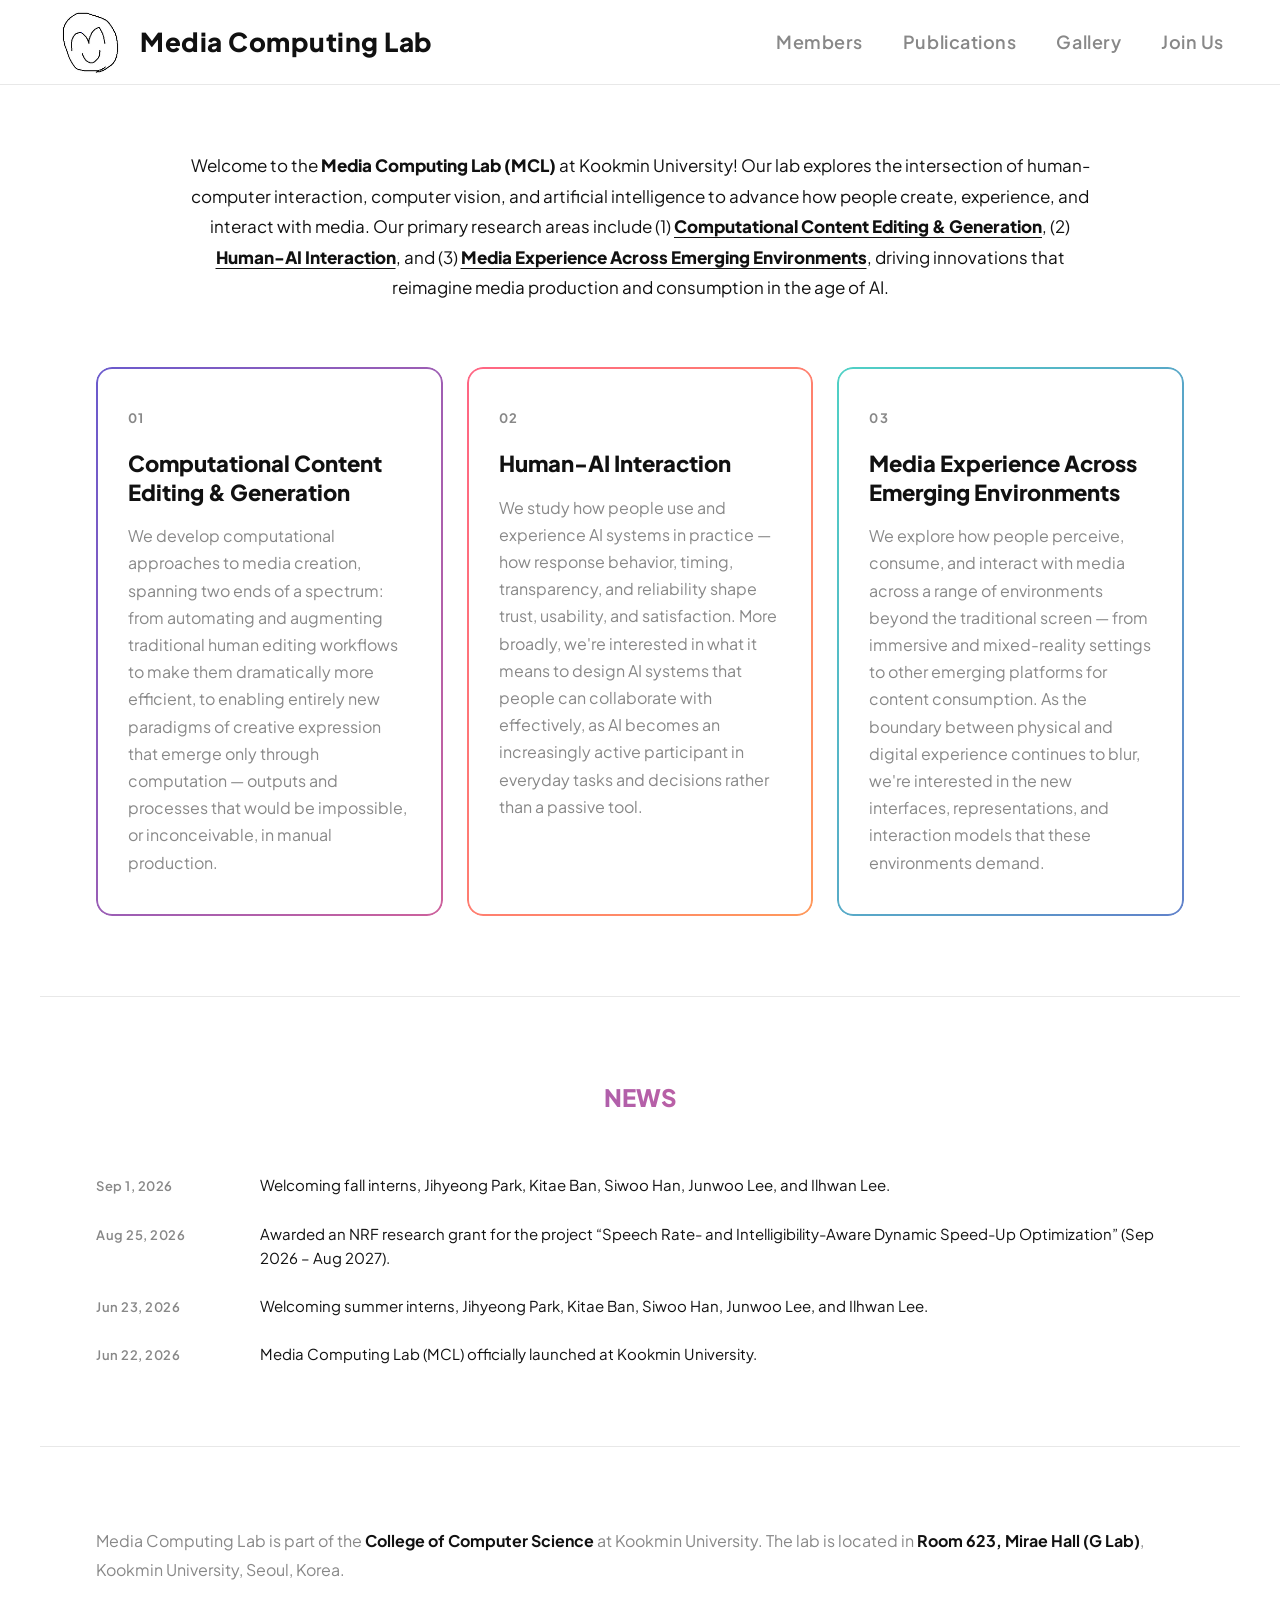
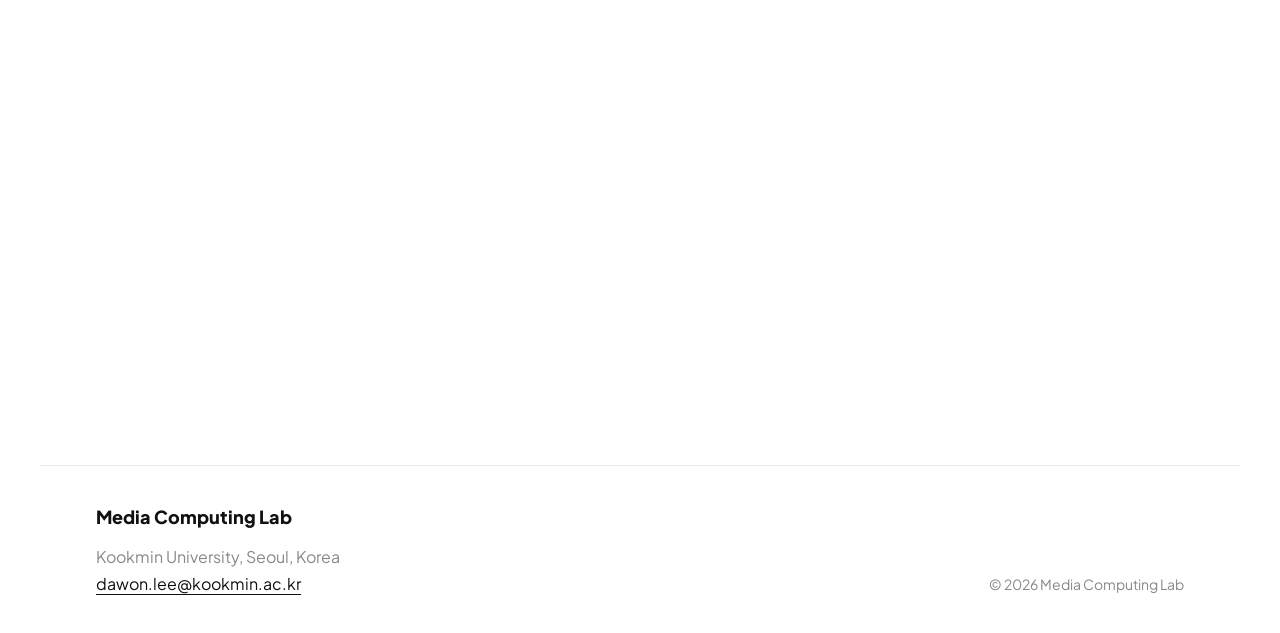
<file: index.html>
<!DOCTYPE html>
<html lang="en">
  <head>
      <meta charset="UTF-8">
      <meta name="viewport" content="width=device-width, initial-scale=1.0">
      <title>Media Computing Lab</title>
        <link rel="preconnect" href="https://fonts.googleapis.com">
        <link rel="preconnect" href="https://fonts.gstatic.com" crossorigin>
        <link href="https://fonts.googleapis.com/css2?family=Plus+Jakarta+Sans:ital,wght@0,300;0,400;0,500;0,700;0,800;1,400&display=swap" rel="stylesheet">
        <link rel="stylesheet" href="styles.css">
      </head>
      <body>

        <nav>
            <a href="index.html" class="nav-logo"><img src="logo.png" alt="Media Computing Lab logo">Media Computing Lab</a>
                <button class="nav-toggle" id="navToggle" aria-label="Toggle menu">
                      <span></span><span></span><span></span>
                        </button>
                        <ul class="nav-links" id="navLinks">
                          <li><a href="members.html">Members</a></li>
                              <li><a href="publications.html">Publications</a></li>
                                  <li><a href="gallery.html">Gallery</a></li>
                                      <li><a href="join.html">Join Us</a></li>
                                        </ul>
                                      </nav>
                                      
                                      <!-- RESEARCH -->
                                      <section id="research">
                                        <p class="welcome-text">Welcome to the <strong>Media Computing Lab (MCL)</strong> at Kookmin University! Our lab explores the intersection of human-computer interaction, computer vision, and artificial intelligence to advance how people create, experience, and interact with media. Our primary research areas include (1) <span class="area-title">Computational Content Editing &amp; Generation</span>, (2) <span class="area-title">Human-AI Interaction</span>, and (3) <span class="area-title">Media Experience Across Emerging Environments</span>, driving innovations that reimagine media production and consumption in the age of AI.</p>
                                          <div class="research-grid">
                                              <div class="research-card">
                                                    <p class="research-num">01</p>
                                                    <h2 class="research-title">Computational Content Editing &amp; Generation</h2>
                                                          <p class="research-desc">We develop computational approaches to media creation, spanning two ends of a spectrum: from automating and augmenting traditional human editing workflows to make them dramatically more efficient, to enabling entirely new paradigms of creative expression that emerge only through computation — outputs and processes that would be impossible, or inconceivable, in manual production.</p>
                                                        </div>
                                                        <div class="research-card">
                                                              <p class="research-num">02</p>
                                                              <h2 class="research-title">Human-AI Interaction</h2>
                                                                    <p class="research-desc">We study how people use and experience AI systems in practice — how response behavior, timing, transparency, and reliability shape trust, usability, and satisfaction. More broadly, we're interested in what it means to design AI systems that people can collaborate with effectively, as AI becomes an increasingly active participant in everyday tasks and decisions rather than a passive tool.</p>
                                                                  </div>
                                                                  <div class="research-card">
                                                                        <p class="research-num">03</p>
                                                                        <h2 class="research-title">Media Experience Across Emerging Environments</h2>
                                                                              <p class="research-desc">We explore how people perceive, consume, and interact with media across a range of environments beyond the traditional screen — from immersive and mixed-reality settings to other emerging platforms for content consumption. As the boundary between physical and digital experience continues to blur, we're interested in the new interfaces, representations, and interaction models that these environments demand.</p>
                                                                            </div>
                                                                          </div>
                                                                        </section>
                                                                        
                                                                        <!-- NEWS -->
                                                                        <section id="news">
                                                                        <p class="news-title gradient-text">NEWS</p>
                                                                        <ul class="news-list">
                                                                          <li class="news-item">
                                                                            <span class="news-date">Sep 1, 2026</span>
                                                                            <span class="news-text">Welcoming fall interns, Jihyeong Park, Kitae Ban, Siwoo Han, Junwoo Lee, and Ilhwan Lee.</span>
                                                                          </li>
                                                                          <li class="news-item">
                                                                            <span class="news-date">Aug 25, 2026</span>
                                                                            <span class="news-text">Awarded an NRF research grant for the project “Speech Rate- and Intelligibility-Aware Dynamic Speed-Up Optimization” (Sep 2026 – Aug 2027).</span>
                                                                          </li>
                                                                          <li class="news-item">
                                                                            <span class="news-date">Jun 23, 2026</span>
                                                                            <span class="news-text">Welcoming summer interns, Jihyeong Park, Kitae Ban, Siwoo Han, Junwoo Lee, and Ilhwan Lee.</span>
                                                                          </li>
                                                                          <li class="news-item">
                                                                            <span class="news-date">Jun 22, 2026</span>
                                                                            <span class="news-text">Media Computing Lab (MCL) officially launched at Kookmin University.</span>
                                                                          </li>
                                                                        </ul>
                                                                      </section>
                                                                                                  
                                                                                                  <!-- LAB INFO / MAP -->
                                                                                                  <section id="lab-info">
                                                                                                    <p class="lab-info-text">Media Computing Lab is part of the <strong>College of Computer Science</strong> at Kookmin University. The lab is located in <strong>Room 623, Mirae Hall (G Lab)</strong>, Kookmin University, Seoul, Korea.</p>
                                                                                                      <iframe class="lab-map" src="https://www.google.com/maps?q=37.6100021,126.9971053&amp;z=17&amp;output=embed" loading="lazy" referrerpolicy="no-referrer-when-downgrade"></iframe>
                                                                                                    </section>
                                                                                                    
                                                                                                    <!-- FOOTER / CONTACT -->
                                                                                                    <footer id="contact">
                                                                                                      <div class="footer-left">
                                                                                                        <h2>Media Computing Lab</h2>
                                                                                                            <p>Kookmin University, Seoul, Korea<br>
                                                                                                                <a href="mailto:dawon.lee@kookmin.ac.kr">dawon.lee@kookmin.ac.kr</a></p>
                                                                                                              </div>
                                                                                                              <div class="footer-right">
                                                                                                                <p>© 2026 Media Computing Lab</p>
                                                                                                                  </div>
                                                                                                                </footer>
                                                                                                                
                                                                                                                <script src="scripts.js"></script>
  </body>
  </html>
  </p></p></h2></strong></strong></li></li></span></span>
        </nav>
      </body></title>
  </head>
</file>
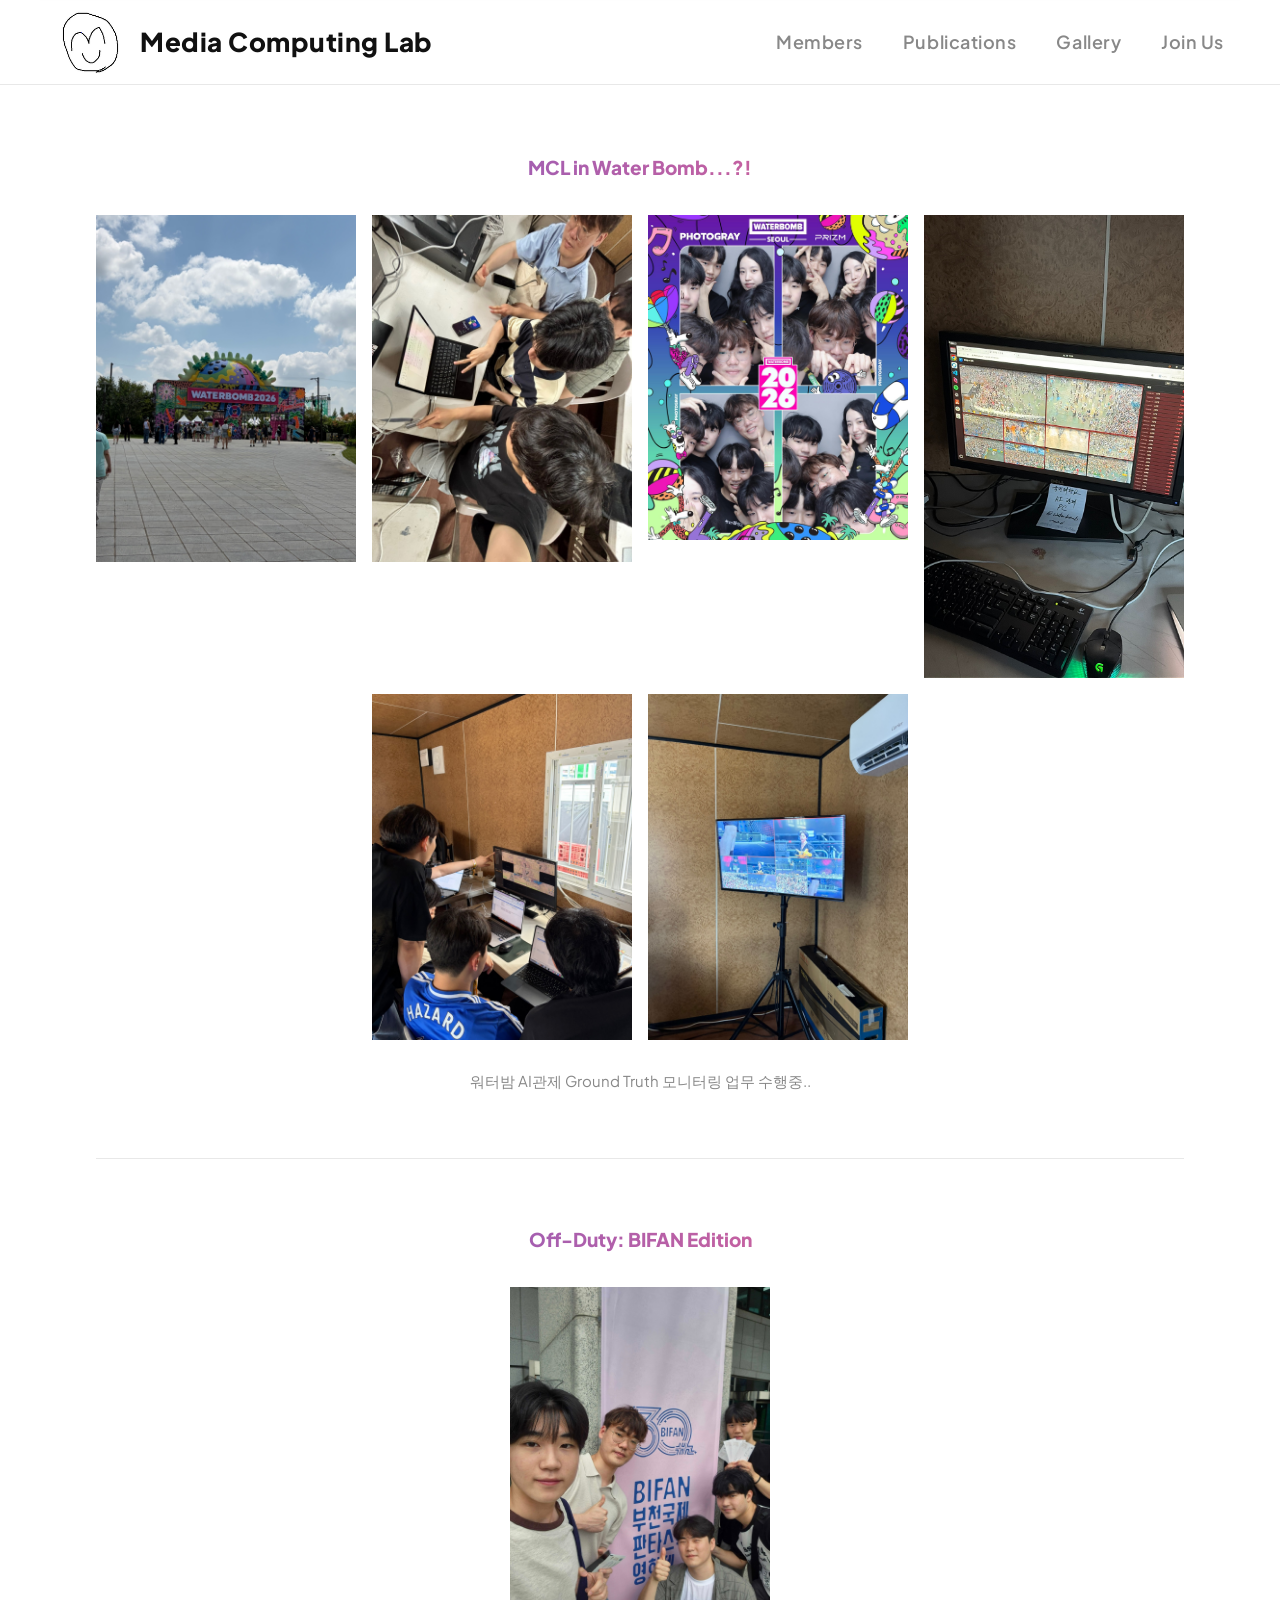
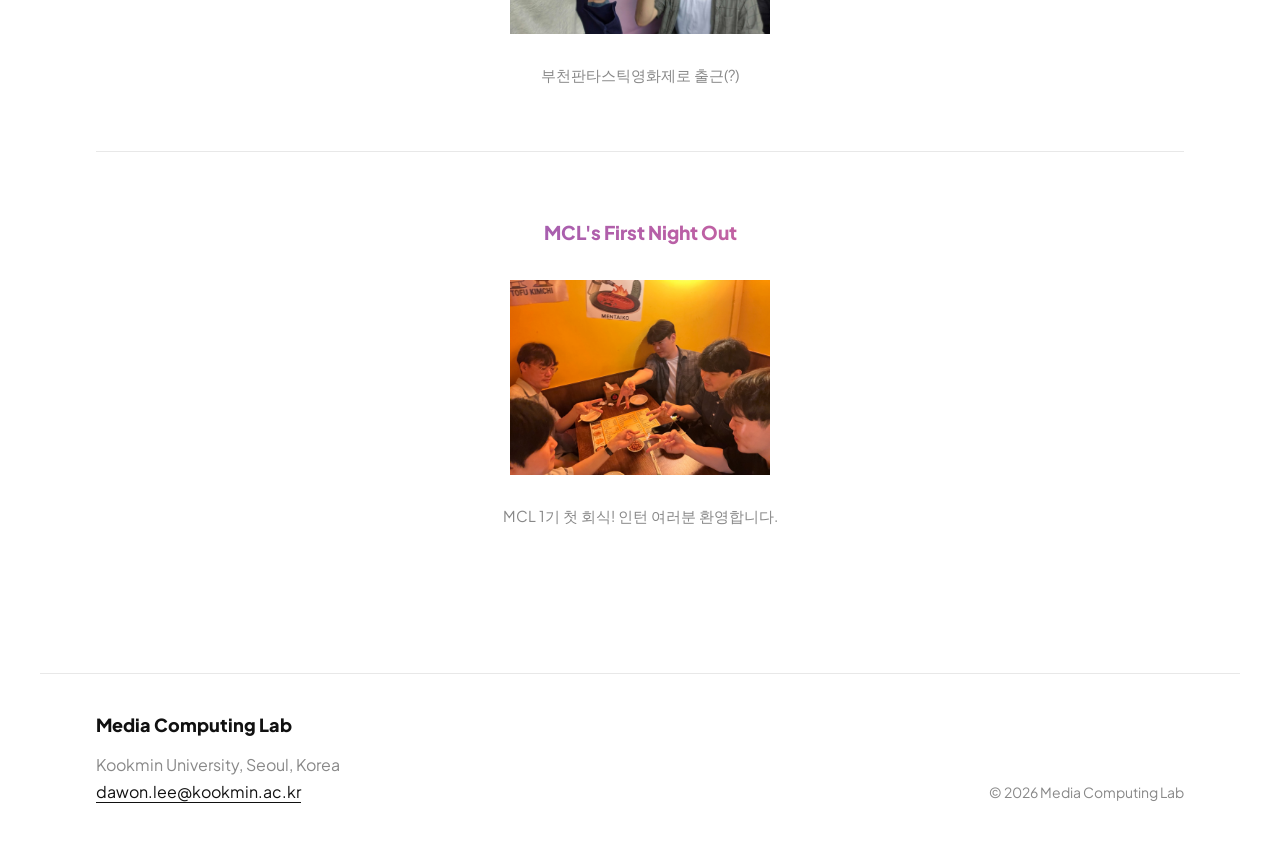
<file: gallery.html>
<!DOCTYPE html>
<html lang="en">
  <head>
      <meta charset="UTF-8">
      <meta name="viewport" content="width=device-width, initial-scale=1.0">
      <title>Gallery · Media Computing Lab</title>
        <link rel="preconnect" href="https://fonts.googleapis.com">
        <link rel="preconnect" href="https://fonts.gstatic.com" crossorigin>
        <link href="https://fonts.googleapis.com/css2?family=Plus+Jakarta+Sans:ital,wght@0,300;0,400;0,500;0,700;0,800;1,400&display=swap" rel="stylesheet">
        <link rel="stylesheet" href="styles.css">
      </head>
      <body>

        <nav>
            <a href="index.html" class="nav-logo"><img src="logo.png" alt="Media Computing Lab logo">Media Computing Lab</a>
                <button class="nav-toggle" id="navToggle" aria-label="Toggle menu">
                      <span></span><span></span><span></span>
                        </button>
                        <ul class="nav-links" id="navLinks">
                          <li><a href="members.html">Members</a></li>
                              <li><a href="publications.html">Publications</a></li>
                                  <li><a href="gallery.html">Gallery</a></li>
                                      <li><a href="join.html">Join Us</a></li>
                                        </ul>
                                      </nav>
                                      
                                      <!-- GALLERY -->
                                      <section id="gallery">
                                      
                                        <div class="gallery-event">
                                            <h2 class="gallery-event-title gradient-text">MCL in Water Bomb...?!</h2>
                                                <div class="gallery-event-photos">
                                                      <div class="gallery-event-photo"><img src="gallery/KakaoTalk_20260807_195932391_05.jpg" alt="Water Bomb"></div>
                                                            <div class="gallery-event-photo"><img src="gallery/KakaoTalk_20260807_195932391_06.jpg" alt="Water Bomb"></div>
                                                                  <div class="gallery-event-photo"><img src="gallery/KakaoTalk_20260807_195932391_02.jpg" alt="Water Bomb"></div>
                                                                        <div class="gallery-event-photo"><img src="gallery/KakaoTalk_20260807_195932391_01.jpg" alt="Water Bomb"></div>
                                                                              <div class="gallery-event-photo"><img src="gallery/KakaoTalk_20260807_195932391_03.jpg" alt="Water Bomb"></div>
                                                                                    <div class="gallery-event-photo"><img src="gallery/KakaoTalk_20260807_195932391_04.jpg" alt="Water Bomb"></div>
                                                                                        </div>
                                                                                        <p class="gallery-event-desc">워터밤 AI관제 Ground Truth 모니터링 업무 수행중..</p>
                                                                                      </div>
                                                                                    
                                                                                      <hr>
                                                                                    
                                                                                      <div class="gallery-event">
                                                                                          <h2 class="gallery-event-title gradient-text">Off-Duty: BIFAN Edition</h2>
                                                                                              <div class="gallery-event-photos">
                                                                                                    <div class="gallery-event-photo"><img src="gallery/KakaoTalk_20260807_195932391_07.jpg" alt="BIFAN"></div>
                                                                                                        </div>
                                                                                                        <p class="gallery-event-desc">부천판타스틱영화제로 출근(?)</p>
                                                                                                      </div>
                                                                                                    
                                                                                                      <hr>
                                                                                                    
                                                                                                      <div class="gallery-event">
                                                                                                          <h2 class="gallery-event-title gradient-text">MCL's First Night Out</h2>
                                                                                                              <div class="gallery-event-photos">
                                                                                                                    <div class="gallery-event-photo"><img src="gallery/KakaoTalk_20260807_195932391_08.jpg" alt="First dinner"></div>
                                                                                                                        </div>
                                                                                                                        <p class="gallery-event-desc">MCL 1기 첫 회식! 인턴 여러분 환영합니다.</p>
                                                                                                                      </div>
                                                                                                                    
                                                                                                                    </section>
                                                                                                                    
                                                                                                                    <!-- FOOTER / CONTACT -->
                                                                                                                    <footer id="contact">
                                                                                                                      <div class="footer-left">
                                                                                                                          <h2>Media Computing Lab</h2>
                                                                                                                              <p>Kookmin University, Seoul, Korea<br>
                                                                                                                                  <a href="mailto:dawon.lee@kookmin.ac.kr">dawon.lee@kookmin.ac.kr</a></p>
                                                                                                                                </div>
                                                                                                                                <div class="footer-right">
                                                                                                                                  <p>© 2026 Media Computing Lab</p>
                                                                                                                                    </div>
                                                                                                                                  </footer>
                                                                                                                                  
                                                                                                                                  <script src="scripts.js"></script>
  </body>
  </html>
  </p></p></h2></li></li></span></span>
        </nav>
      </body></title>
  </head>
</file>
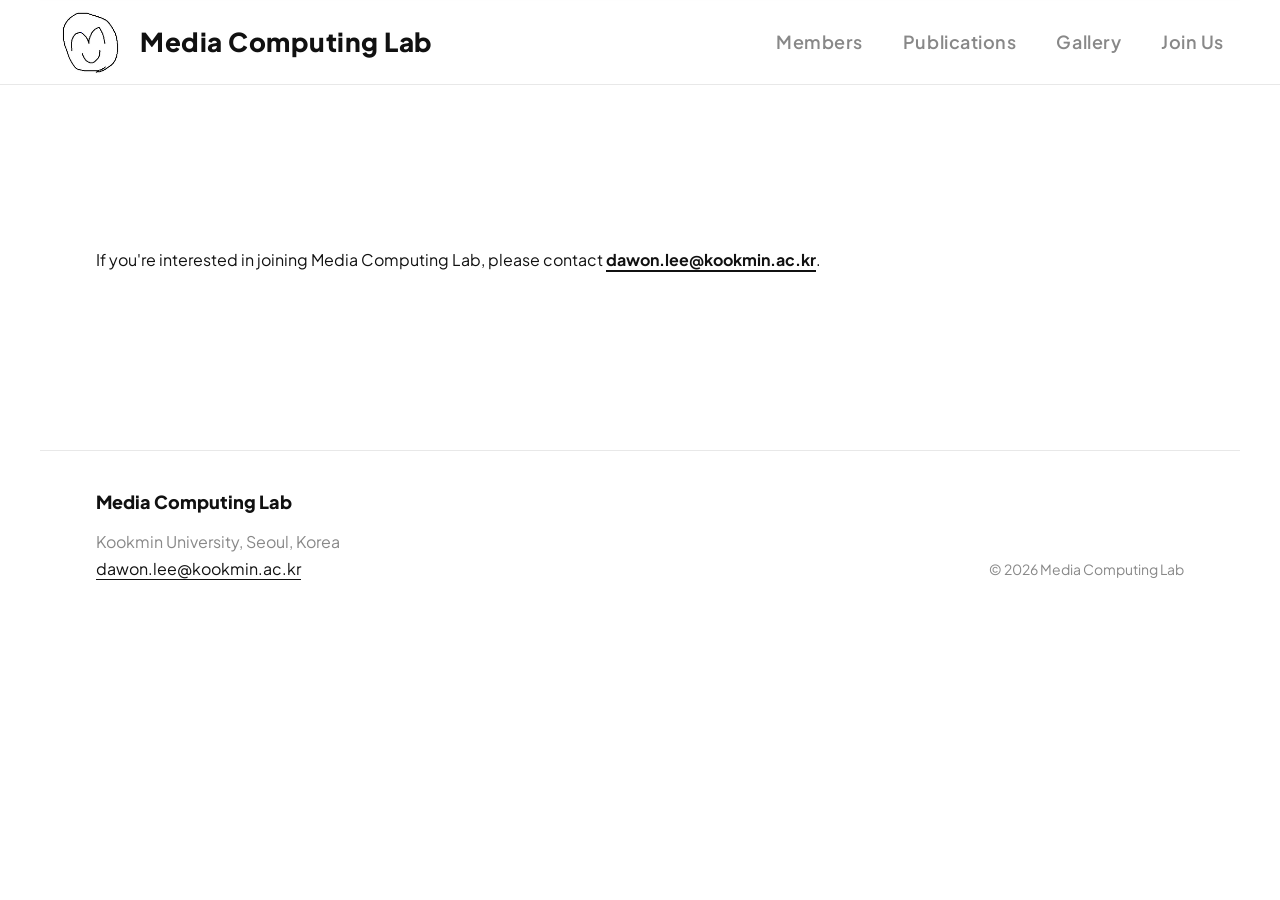
<file: join.html>
<!DOCTYPE html>
<html lang="en">
  <head>
      <meta charset="UTF-8">
      <meta name="viewport" content="width=device-width, initial-scale=1.0">
      <title>Join Us · Media Computing Lab</title>
        <link rel="preconnect" href="https://fonts.googleapis.com">
        <link rel="preconnect" href="https://fonts.gstatic.com" crossorigin>
        <link href="https://fonts.googleapis.com/css2?family=Plus+Jakarta+Sans:ital,wght@0,300;0,400;0,500;0,700;0,800;1,400&display=swap" rel="stylesheet">
        <link rel="stylesheet" href="styles.css">
      </head>
      <body>

        <nav>
            <a href="index.html" class="nav-logo"><img src="logo.png" alt="Media Computing Lab logo">Media Computing Lab</a>
                <button class="nav-toggle" id="navToggle" aria-label="Toggle menu">
                      <span></span><span></span><span></span>
                        </button>
                        <ul class="nav-links" id="navLinks">
                          <li><a href="members.html">Members</a></li>
                              <li><a href="publications.html">Publications</a></li>
                                  <li><a href="gallery.html">Gallery</a></li>
                                      <li><a href="join.html">Join Us</a></li>
                                        </ul>
                                      </nav>
                                      
                                      <!-- RECRUITING -->
                                      <section id="recruiting">
                                        <p class="recruit-text">If you're interested in joining Media Computing Lab, please contact <a href="mailto:dawon.lee@kookmin.ac.kr">dawon.lee@kookmin.ac.kr</a>.</p>
                                        </section>
                                        
                                        <!-- FOOTER / CONTACT -->
                                        <footer id="contact">
                                          <div class="footer-left">
                                              <h2>Media Computing Lab</h2>
                                                  <p>Kookmin University, Seoul, Korea<br>
                                                      <a href="mailto:dawon.lee@kookmin.ac.kr">dawon.lee@kookmin.ac.kr</a></p>
                                                    </div>
                                                    <div class="footer-right">
                                                      <p>© 2026 Media Computing Lab</p>
                                                        </div>
                                                      </footer>
                                                      
                                                      <script src="scripts.js"></script>
  </body>
  </html>
  </p></p></h2></li></li></span></span>
        </nav>
      </body></title>
  </head>
</file>
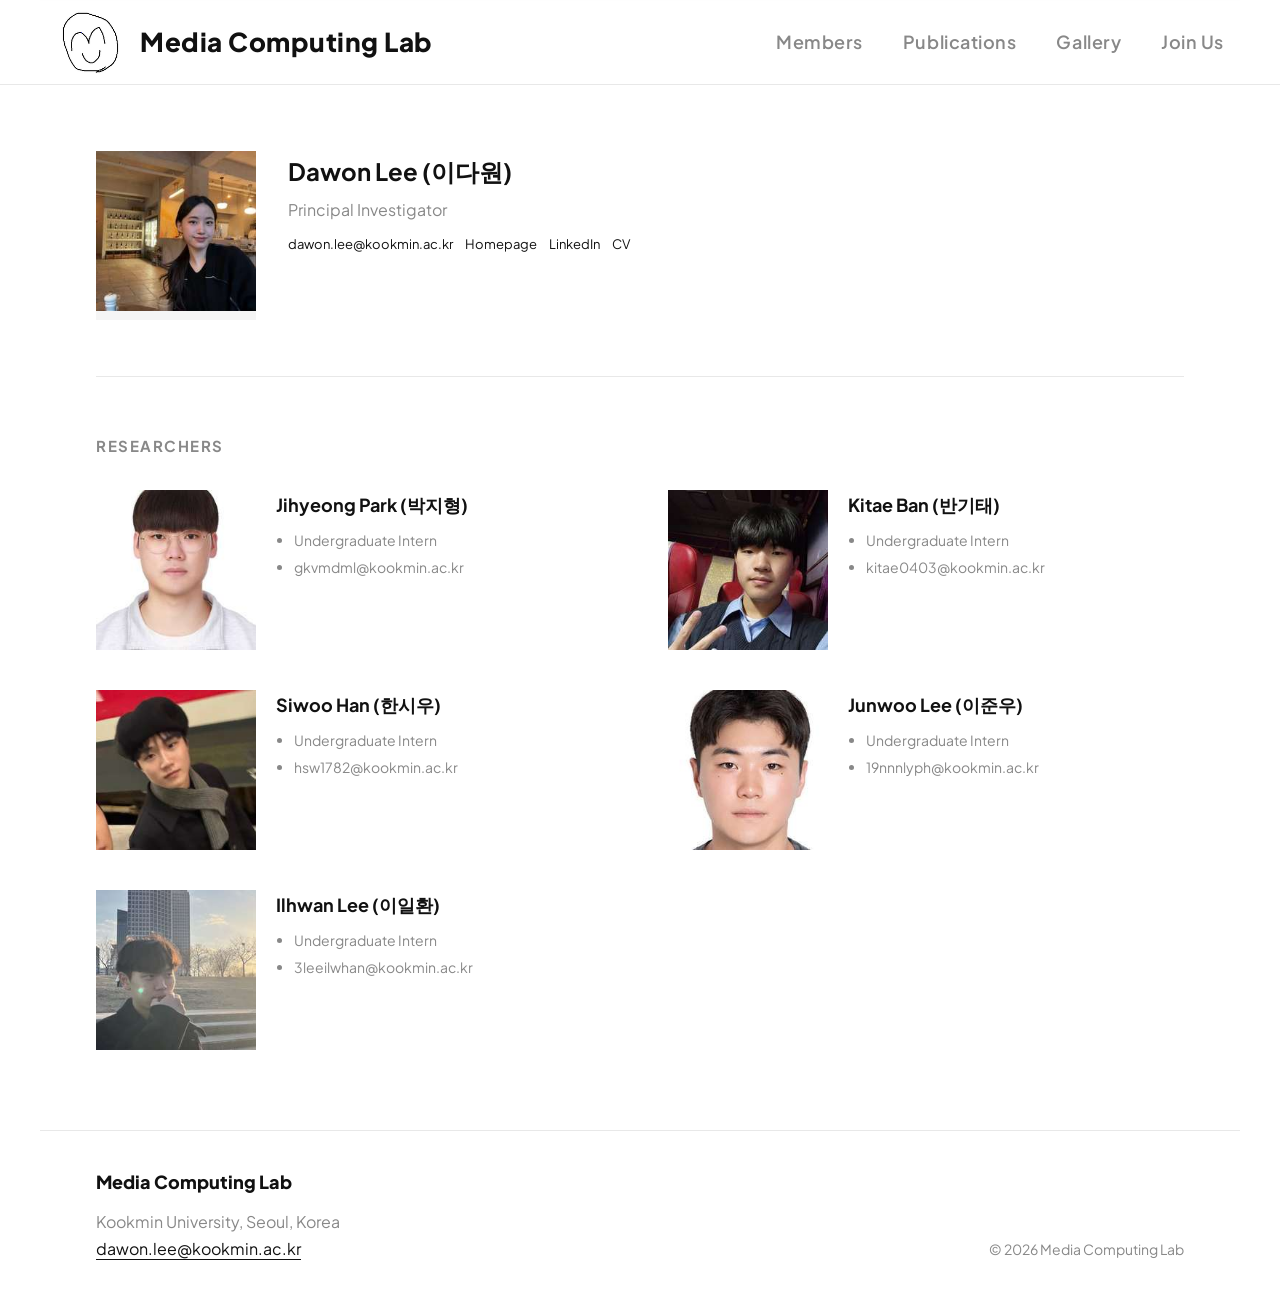
<file: members.html>
<!DOCTYPE html>
<html lang="en">
  <head>
      <meta charset="UTF-8">
      <meta name="viewport" content="width=device-width, initial-scale=1.0">
      <title>Members · Media Computing Lab</title>
        <link rel="preconnect" href="https://fonts.googleapis.com">
        <link rel="preconnect" href="https://fonts.gstatic.com" crossorigin>
        <link href="https://fonts.googleapis.com/css2?family=Plus+Jakarta+Sans:ital,wght@0,300;0,400;0,500;0,700;0,800;1,400&display=swap" rel="stylesheet">
        <link rel="stylesheet" href="styles.css">
      </head>
      <body>

        <nav>
            <a href="index.html" class="nav-logo"><img src="logo.png" alt="Media Computing Lab logo">Media Computing Lab</a>
                <button class="nav-toggle" id="navToggle" aria-label="Toggle menu">
                      <span></span><span></span><span></span>
                        </button>
                        <ul class="nav-links" id="navLinks">
                          <li><a href="members.html">Members</a></li>
                              <li><a href="publications.html">Publications</a></li>
                                  <li><a href="gallery.html">Gallery</a></li>
                                      <li><a href="join.html">Join Us</a></li>
                                        </ul>
                                      </nav>
                                      
                                      <!-- MEMBERS -->
                                      <section id="members">
                                        <div class="pi-card">
                                            <div class="member-photo"><img src="dawon.jpg" alt="Dawon Lee"></div>
                                                <div class="pi-info">
                                                      <p class="member-name">Dawon Lee (이다원)</p>
                                                      <p class="member-role">Principal Investigator</p>
                                                      <div class="member-links">
                                                              <a href="mailto:dawon.lee@kookmin.ac.kr">dawon.lee@kookmin.ac.kr</a>
                                                                      <a href="https://w-dlee.github.io/" target="_blank">Homepage</a>
                                                                              <a href="https://www.linkedin.com/in/w-dlee" target="_blank">LinkedIn</a>
                                                                                      <a href="https://w-dlee.github.io/cv.pdf" target="_blank">CV</a>
                                                                                            </div>
                                                                                          </div>
                                                                                        </div>
                                                                                      
                                                                                        <hr class="members-hr">
                                                                                      
                                                                                        <p class="members-section-title">Researchers</p>
                                                                                        <div class="researchers-grid">
                                                                                            <div class="researcher-card">
                                                                                                  <div class="member-photo"><img src="jihyeong.jpg" alt="Jihyeong Park"></div>
                                                                                                        <div>
                                                                                                                  <p class="member-name">Jihyeong Park (박지형)</p>
                                                                                                                            <ul class="researcher-bullets">
                                                                                                                                        <li>Undergraduate Intern</li>
                                                                                                            <li>gkvmdml@kookmin.ac.kr</li>
                                                                                                                                                              </ul>
                                                                                                                                                            </div>
                                                                                                                                                          </div>
                                                                                                                                                          <div class="researcher-card">
                                                                                                                                                                  <div class="member-photo"><img src="kitae.jpg" alt="Kitae Ban"></div>
                                                                                                                                                                          <div>
                                                                                                                                                                                    <p class="member-name">Kitae Ban (반기태)</p>
                                                                                                                                                                                              <ul class="researcher-bullets">
                                                                                                                                                                                                          <li>Undergraduate Intern</li>
                                                                                                                                                                                                                    <li>kitae0403@kookmin.ac.kr</li>
                                                                                                                                                                                                                            </ul>
                                                                                                                                                                                                                          </div>
                                                                                                                                                                                                                        </div>
                                                                                                                                                                                                                        <div class="researcher-card">
                                                                                                                                                                                                                          <div class="member-photo"><img src="siwoo.jpg" alt="Siwoo Han"></div>
                                                                                                                                                                                                                                <div>
                                                                                                                                                                                                                                        <p class="member-name">Siwoo Han (한시우)</p>
                                                                                                                                                                                                                                        <ul class="researcher-bullets">
                                                                                                                                                                                                                                                  <li>Undergraduate Intern</li>
                                                                                                                                                                                                                                                            <li>hsw1782@kookmin.ac.kr</li>
                                                                                                                                                                                                                                                                    </ul>
                                                                                                                                                                                                                                                                  </div>
                                                                                                                                                                                                                                                                </div>
                                                                                                                                                                                                                                                                <div class="researcher-card">
                                                                                                                                                                                                                                                                  <div class="member-photo"><img src="junwoo.jpg" alt="Junwoo Lee"></div>
                                                                                                                                                                                                                                                                        <div>
                                                                                                                                                                                                                                                                                <p class="member-name">Junwoo Lee (이준우)</p>
                                                                                                                                                                                                                                                                                <ul class="researcher-bullets">
                                                                                                                                                                                                                                                                                          <li>Undergraduate Intern</li>
                                                                                                                                                                                                                                                                                                    <li>19nnnlyph@kookmin.ac.kr</li>
                                                                                                                                                                                                                                                                                                            </ul>
                                                                                                                                                                                                                                                                                                          </div>
                                                                                                                                                                                                                                                                                                        </div>
                                                                                                                                                                                                                                                                                                        <div class="researcher-card">
                                                                                                                                                                                                                                                                                                          <div class="member-photo"><img src="ilhwan.jpg" alt="Ilhwan Lee"></div>
                                                                                                                                                                                                                                                                                                                <div>
                                                                                                                                                                                                                                                                                                                        <p class="member-name">Ilhwan Lee (이일환)</p>
                                                                                                                                                                                                                                                                                                                        <ul class="researcher-bullets">
                                                                                                                                                                                                                                                                                                                                  <li>Undergraduate Intern</li>
                                                                                                                                                                                                                                                                                                                                            <li>3leeilwhan@kookmin.ac.kr</li>
                                                                                                                                                                                                                                                                                                                                                    </ul>
                                                                                                                                                                                                                                                                                                                                                  </div>
                                                                                                                                                                                                                                                                                                                                                </div>
                                                                                                                                                                                                                                                                                                                                              </div>
                                                                                                                                                                                                                                                                                                                                            </section>
                                                                                                                                                                                                                                                                                                                                            
                                                                                                                                                                                                                                                                                                                                            <!-- FOOTER / CONTACT -->
                                                                                                                                                                                                                                                                                                                                            <footer id="contact">
                                                                                                                                                                                                                                                                                                                                              <div class="footer-left">
                                                                                                                                                                                                                                                                                                                                                  <h2>Media Computing Lab</h2>
                                                                                                                                                                                                                                                                                                                                                      <p>Kookmin University, Seoul, Korea<br>
                                                                                                                                                                                                                                                                                                                                                          <a href="mailto:dawon.lee@kookmin.ac.kr">dawon.lee@kookmin.ac.kr</a></p>
                                                                                                                                                                                                                                                                                                                                                        </div>
                                                                                                                                                                                                                                                                                                                                                        <div class="footer-right">
                                                                                                                                                                                                                                                                                                                                                          <p>© 2026 Media Computing Lab</p>
                                                                                                                                                                                                                                                                                                                                                            </div>
                                                                                                                                                                                                                                                                                                                                                          </footer>
                                                                                                                                                                                                                                                                                                                                                          
                                                                                                                                                                                                                                                                                                                                                          <script src="scripts.js"></script>
  </body>
  </html>
  </p></p></h2></li></li>
                                                                                                                                                                          </div>
                                                                                                        </div></li></li></span></span>
        </nav>
      </body></title>
  </head>
</file>
<file: styles.css>
*, *::before, *::after { box-sizing: border-box; margin: 0; padding: 0; }

:root {
      --black: #111;
      --gray: #888;
      --light-gray: #f5f5f5;
      --border: #e8e8e8;
      --white: #fff;
      --grad: linear-gradient(90deg, #6a5acd, #ff6584);
}

html { scroll-behavior: smooth; }

body {
      font-family: 'Plus Jakarta Sans', sans-serif;
      color: var(--black);
  background: var(--white);
      font-size: 18px;
      line-height: 1.7;
}

hr {
      border: none;
      border-top: 1px solid var(--border);
      margin: 0;
}

.gradient-text {
      background: var(--grad);
      -webkit-background-clip: text;
      background-clip: text;
      color: transparent;
}

/* NAV */
nav {
      position: fixed;
      top: 0; left: 0; right: 0;
      z-index: 100;
      background: rgba(255,255,255,0.92);
      backdrop-filter: blur(8px);
      border-bottom: 1px solid var(--border);
      padding: 8px 56px;
      display: flex;
      align-items: center;
      justify-content: space-between;
}

.nav-logo {
      display: flex;
      align-items: center;
      gap: 16px;
      font-weight: 800;
      font-size: 26px;
      letter-spacing: 0.02em;
      text-decoration: none;
      color: var(--black);
}

.nav-logo img {
      height: 68px;
      width: 68px;
      object-fit: contain;
      display: block;
}

.nav-links {
      display: flex;
      gap: 40px;
      list-style: none;
}

.nav-links a {
      text-decoration: none;
      color: var(--gray);
      font-size: 18px;
      font-weight: 600;
      letter-spacing: 0.03em;
      transition: color 0.2s;
}

.nav-links a:hover { color: var(--black); }

.nav-toggle {
      display: none;
      flex-direction: column;
      justify-content: center;
      gap: 6px;
      width: 36px;
      height: 36px;
      background: none;
      border: none;
      cursor: pointer;
      padding: 0;
}

.nav-toggle span {
      display: block;
      width: 100%;
      height: 3px;
      background: var(--black);
      border-radius: 2px;
      transition: transform 0.25s, opacity 0.25s;
}

.nav-toggle.active span:nth-child(1) { transform: translateY(9px) rotate(45deg); }
.nav-toggle.active span:nth-child(2) { opacity: 0; }
.nav-toggle.active span:nth-child(3) { transform: translateY(-9px) rotate(-45deg); }

/* SECTIONS */
section {
      padding: 80px 56px;
      max-width: 1200px;
      margin: 0 auto;
}

section:first-of-type { padding-top: 150px; }

.section-label {
      font-size: 13px;
      font-weight: 700;
      letter-spacing: 0.14em;
      color: var(--gray);
      text-transform: uppercase;
      margin-bottom: 48px;
}

/* RESEARCH / WELCOME */
.welcome-text {
      font-size: 17px;
      color: var(--black);
      line-height: 1.8;
      max-width: 920px;
      margin: 0 auto 64px;
      text-align: center;
}

.welcome-text strong { font-weight: 800; }
.welcome-text .area-title { font-weight: 800; text-decoration: underline; text-underline-offset: 4px; }

.research-grid {
      display: grid;
      grid-template-columns: repeat(3, 1fr);
      gap: 24px;
}

.research-card {
      position: relative;
  background: var(--white);
      border-radius: 16px;
      padding: 40px 32px;
      z-index: 1;
}

.research-card::before {
      content: "";
      position: absolute;
      inset: 0;
      border-radius: inherit;
      padding: 2px;
      background-size: 300% 300%;
      animation: gradientMove 3.5s ease infinite;
      -webkit-mask: linear-gradient(#fff 0 0) content-box, linear-gradient(#fff 0 0);
      -webkit-mask-composite: xor;
      mask-composite: exclude;
      z-index: -1;
}

.research-card:nth-child(1)::before {
      background-image: linear-gradient(120deg, #6a5acd, #ff6584, #6a5acd);
      animation-delay: 0s;
}

.research-card:nth-child(2)::before {
      background-image: linear-gradient(120deg, #ff6584, #ffb347, #ff6584);
      animation-delay: -1.2s;
      animation-direction: reverse;
}

.research-card:nth-child(3)::before {
      background-image: linear-gradient(120deg, #4fd1c5, #6a5acd, #4fd1c5);
      animation-delay: -2.4s;
}

@keyframes gradientMove {
      0% { background-position: 0% 50%; }
      50% { background-position: 100% 50%; }
      100% { background-position: 0% 50%; }
}

.research-num {
      font-size: 13px;
      font-weight: 700;
      color: var(--gray);
      letter-spacing: 0.1em;
      margin-bottom: 20px;
}

.research-title {
      font-size: 22px;
      font-weight: 800;
      line-height: 1.3;
      margin-bottom: 16px;
}

.research-desc {
      font-size: 16px;
      color: var(--gray);
      line-height: 1.7;
}

/* NEWS */
#news { border-top: 1px solid var(--border); }

.news-title {
      text-align: center;
          font-size: 24px;
      font-weight: 800;
      margin-bottom: 56px;
}

.news-list {
      list-style: none;
      display: flex;
      flex-direction: column;
      gap: 24px;
      width: 100%;
}

.news-item {
      display: grid;
      grid-template-columns: 140px 1fr;
      gap: 24px;
      align-items: baseline;
}

.news-date {
      font-size: 13px;
      font-weight: 600;
      letter-spacing: 0.04em;
      color: var(--gray);
      white-space: nowrap;
}

.news-text {
      font-size: 15px;
      font-weight: 400;
      color: var(--black);
      line-height: 1.6;
}

/* PUBLICATIONS */
#publications { border-top: 1px solid var(--border); }

.pub-list { display: flex; flex-direction: column; gap: 0; }

.pub-item {
      display: grid;
          grid-template-columns: 380px 1fr;
      gap: 48px;
      padding: 48px 0;
      border-bottom: 1px solid var(--border);
      align-items: start;
}

.pub-img {
          width: 380px;
      height: 190px;
      object-fit: cover;
      background: var(--light-gray);
      display: block;
}

.pub-img-placeholder {
          width: 380px;
      height: 190px;
      background: var(--light-gray);
}

.pub-title {
      font-size: 21px;
      font-weight: 700;
      line-height: 1.4;
      margin-bottom: 12px;
}

.pub-title a {
      text-decoration: none;
      color: var(--black);
}

.pub-title a:hover { text-decoration: underline; }

.pub-authors {
      font-size: 16px;
      color: var(--gray);
      margin-bottom: 16px;
}

.pub-authors strong { color: var(--black); font-weight: 600; }

.pub-venue {
      font-size: 15px;
      font-weight: 800;
      letter-spacing: 0.06em;
      text-transform: uppercase;
      margin-bottom: 12px;
}

.pub-links { display: flex; gap: 12px; }

.pub-link {
      font-size: 14px;
      font-weight: 600;
      letter-spacing: 0.04em;
      color: var(--black);
      text-decoration: none;
      border-bottom: 1px solid var(--black);
      padding-bottom: 1px;
}

.pub-link:hover { opacity: 0.5; }

/* MEMBERS */
#members { border-top: 1px solid var(--border); }

.members-section-title {
      font-size: 15px;
      font-weight: 700;
      letter-spacing: 0.1em;
      text-transform: uppercase;
      color: var(--gray);
      margin-bottom: 32px;
}

.pi-card {
      display: flex;
      gap: 32px;
      align-items: flex-start;
      margin-bottom: 56px;
}

.member-photo {
      width: 160px;
      aspect-ratio: 1;
      background: var(--light-gray);
      flex-shrink: 0;
}

.member-photo img {
      width: 100%;
      height: 100%;
      object-fit: cover;
}

.pi-info .member-name { font-size: 24px; }
.pi-info .member-role { font-size: 16px; margin-bottom: 10px; }

.member-name {
      font-size: 18px;
      font-weight: 700;
      margin-bottom: 4px;
}

.member-role {
      font-size: 14px;
      color: var(--gray);
      margin-bottom: 8px;
}

.member-links {
      display: flex;
      flex-wrap: wrap;
      gap: 12px;
      font-size: 13px;
}

.member-links a {
      color: var(--black);
      text-decoration: none;
}

.member-links a:hover { opacity: 0.5; }

.members-hr { margin: 56px 0; }

.researchers-grid {
      display: grid;
      grid-template-columns: repeat(2, 1fr);
      gap: 40px 56px;
}

.researcher-card {
      display: flex;
      gap: 20px;
      align-items: flex-start;
}

.researcher-card .member-photo {
      width: 160px;
      height: 160px;
}

.researcher-bullets {
      padding-left: 18px;
      font-size: 14px;
      color: var(--gray);
      line-height: 1.7;
      margin-top: 8px;
}

.researcher-bullets li { margin-bottom: 4px; }

/* RECRUITING */
#recruiting { border-top: 1px solid var(--border); min-height: 50vh; display: flex; align-items: center; }

.recruit-text {
      font-size: 16px;
      line-height: 1.8;
      max-width: 900px;
}

.recruit-text a {
      color: var(--black);
      font-weight: 700;
      text-decoration: none;
      border-bottom: 2px solid var(--black);
}

.recruit-text a:hover { opacity: 0.5; }

/* GALLERY (event-based, centered) */
#gallery { border-top: 1px solid var(--border); }

.gallery-event {
      text-align: center;
      padding: 64px 0;
}

.gallery-event:first-child { padding-top: 0; }

.gallery-event-title {
      font-size: 19px;
      font-weight: 800;
      margin-bottom: 32px;
}

.gallery-event-photos {
      display: flex;
      justify-content: center;
          align-items: flex-start;
      flex-wrap: wrap;
      gap: 16px;
      margin-bottom: 28px;
}

.gallery-event-photo {
        width: 260px;
        overflow: hidden;
}

.gallery-event-photo img {
        width: 100%;
        height: auto;
        display: block;
}

.gallery-event-desc {
      font-size: 15px;
      color: var(--gray);
      max-width: 640px;
      margin: 0 auto;
      line-height: 1.7;
}

/* LAB INFO / MAP */
#lab-info { border-top: 1px solid var(--border); }

.lab-info-text {
      font-size: 16px;
      color: var(--gray);
      line-height: 1.8;
      margin-bottom: 32px;
}

.lab-info-text strong { color: var(--black); }

.lab-map {
      width: 100%;
      height: 360px;
      border: none;
      filter: grayscale(20%);
}

/* CONTACT / FOOTER */
footer {
      border-top: 1px solid var(--border);
      padding: 36px 56px;
      display: flex;
      justify-content: space-between;
      align-items: flex-end;
      max-width: 1200px;
      margin: 0 auto;
}

.footer-left h2 {
      font-size: 18px;
      font-weight: 800;
      margin-bottom: 10px;
}

.footer-left p {
      font-size: 16px;
      color: var(--gray);
      line-height: 1.7;
}

.footer-left a {
      color: var(--black);
      text-decoration: none;
      border-bottom: 1px solid var(--black);
}

.footer-right {
      font-size: 14px;
      color: var(--gray);
      text-align: right;
}

/* MOBILE */
@media (max-width: 900px) {
      nav { height: 64px; padding: 0 20px; }
      .nav-logo img { height: 44px; width: 44px; }
      .nav-logo { font-size: 18px; gap: 10px; }

  .nav-toggle { display: flex; }

  .nav-links {
          display: none;
          position: fixed;
          top: 64px;
          left: 0;
          right: 0;
          background: var(--light-gray); box-shadow: 0 12px 24px rgba(0,0,0,0.08);
          flex-direction: column;
          align-items: center;
          justify-content: center;
                gap: 14px;
              padding: 16px 0;
              border-top: 1px solid var(--border);
  }

  .nav-links.open { display: flex; }

  .nav-links a { font-size: 20px; }

  section { padding: 64px 24px; }
      section:first-of-type { padding-top: 100px; }
      .research-grid { grid-template-columns: 1fr; }
      .pub-item { grid-template-columns: 1fr; }
      .pub-img, .pub-img-placeholder { width: 100%; height: 200px; }
      .pi-card { flex-direction: column; }
      .researchers-grid { grid-template-columns: 1fr; }
      .news-item { grid-template-columns: 1fr; gap: 6px; }
                  .gallery-event-photo { width: 200px; }
      footer { flex-direction: column; gap: 24px; align-items: flex-start; }
      .footer-right { text-align: left; }
}
</file>
